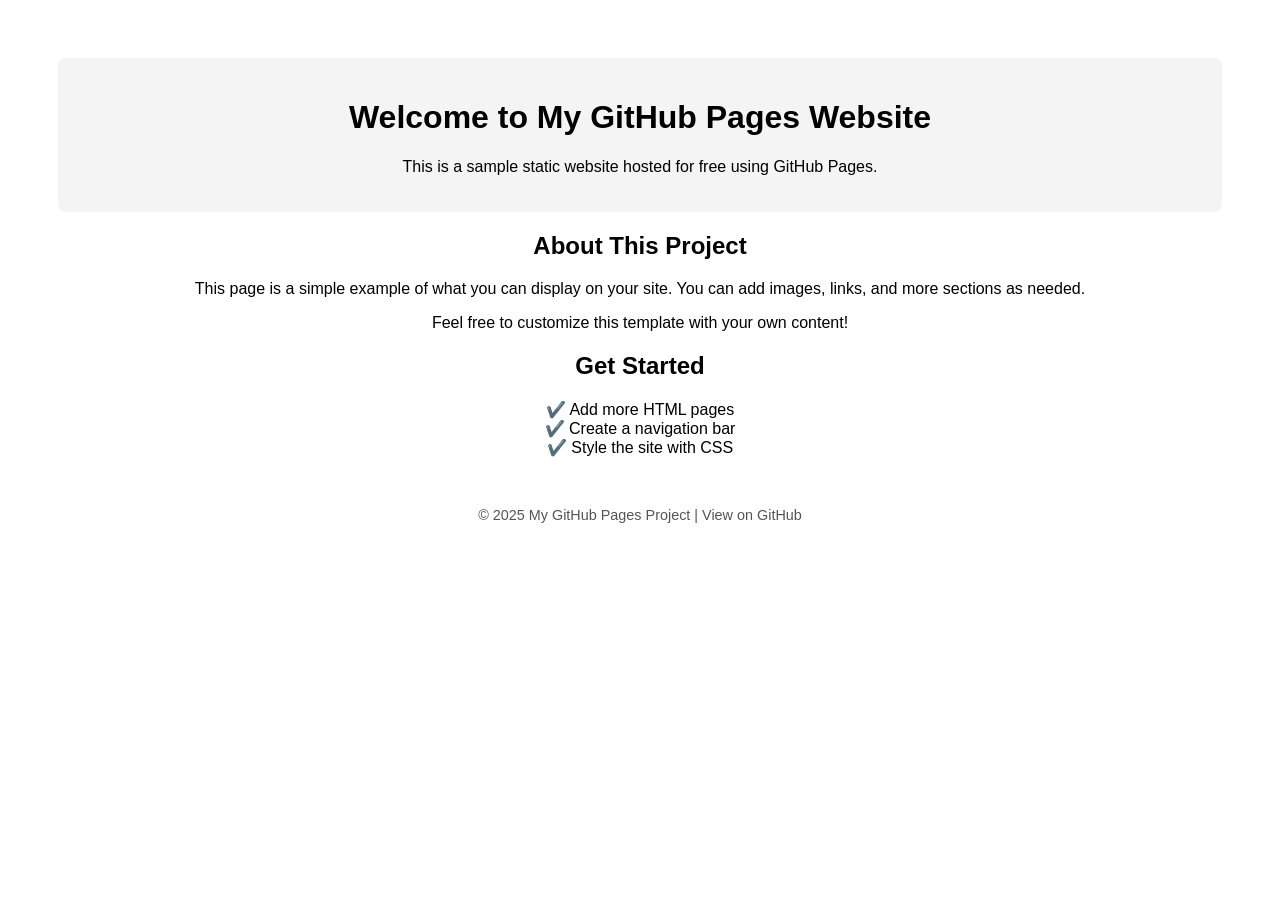
<file: Index.html>
<!DOCTYPE html>
<html lang="en">
<head>
    <meta charset="UTF-8" />
    <meta name="viewport" content="width=device-width, initial-scale=1.0" />
    <title>My GitHub Pages Site</title>
    <style>
        body { font-family: Arial, sans-serif; text-align: center; padding: 50px; }
        header { background: #f4f4f4; padding: 20px; border-radius: 8px; }
        footer { margin-top: 50px; font-size: 0.9em; color: #555; }
        a { color: inherit; text-decoration: none; }
        a:hover { text-decoration: underline; }
    </style>
</head>
<body>
    <header>
        <h1>Welcome to My GitHub Pages Website</h1>
        <p>This is a sample static website hosted for free using GitHub Pages.</p>
    </header>

    <section>
        <h2>About This Project</h2>
        <p>This page is a simple example of what you can display on your site. You can add images, links, and more sections as needed.</p>
        <p>Feel free to customize this template with your own content!</p>
    </section>

    <section>
        <h2>Get Started</h2>
        <ul style="list-style-type: none; padding: 0;">
            <li>✔️ Add more HTML pages</li>
            <li>✔️ Create a navigation bar</li>
            <li>✔️ Style the site with CSS</li>
        </ul>
    </section>

    <footer>
        <p>© 2025 My GitHub Pages Project | <a href="https://github.com">View on GitHub</a></p>
    </footer>
</body>
</html>
</file>
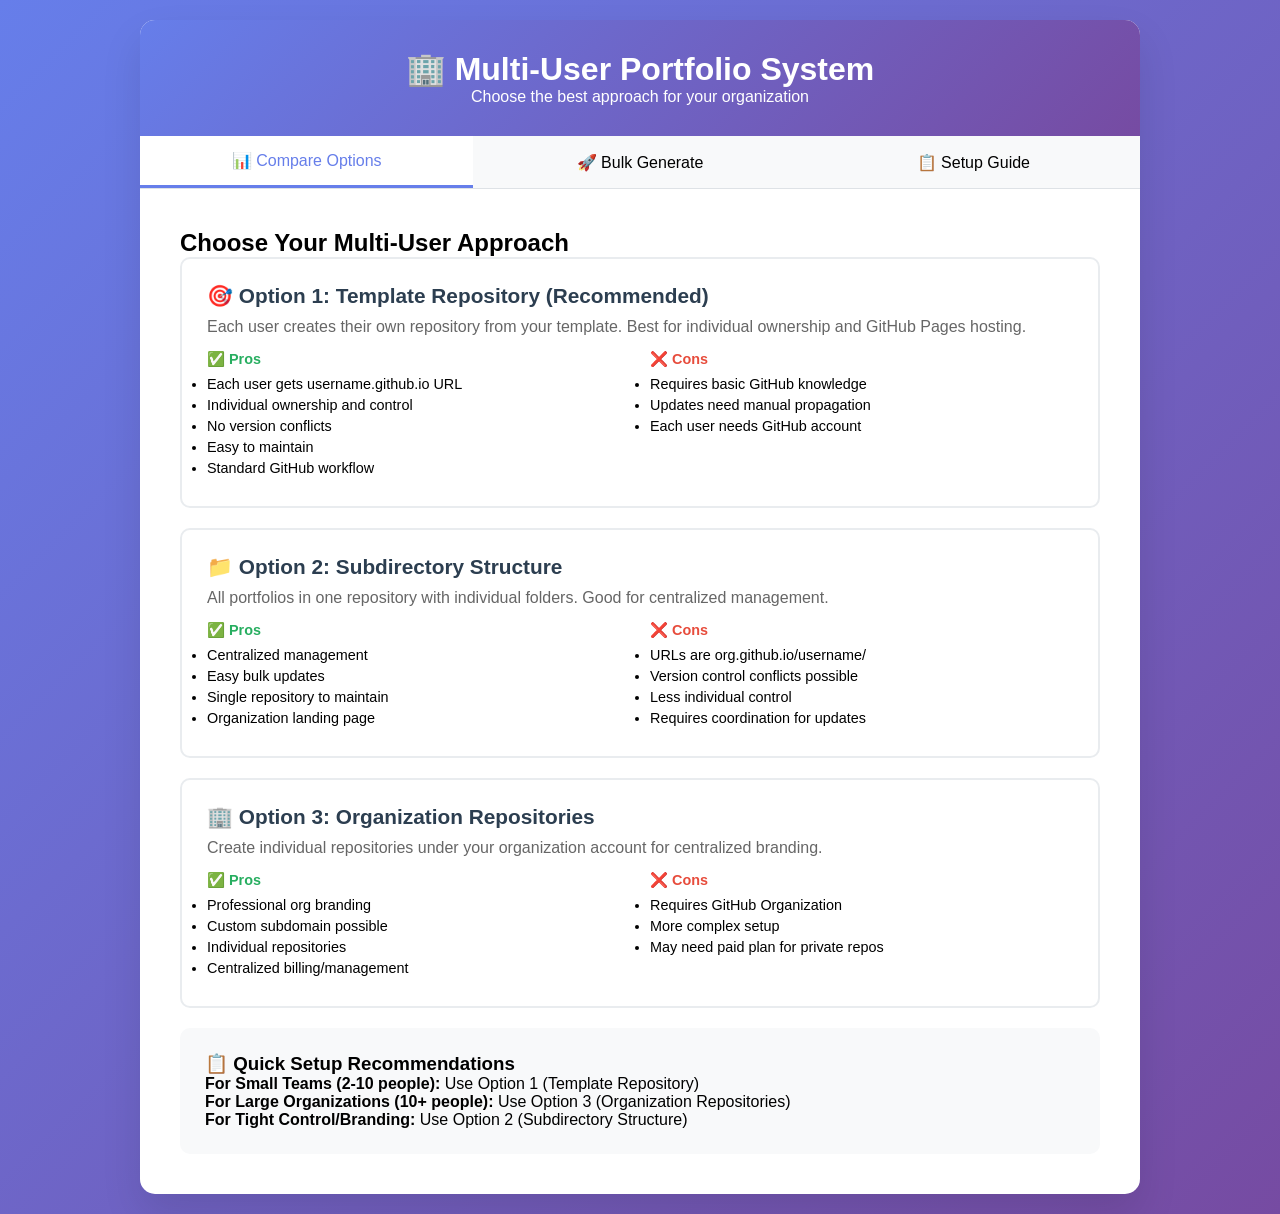
<file: multi-user-generator.html>
<!DOCTYPE html>
<html lang="en">
<head>
    <meta charset="UTF-8">
    <meta name="viewport" content="width=device-width, initial-scale=1.0">
    <title>Multi-User Portfolio Generator</title>
    <style>
        * {
            margin: 0;
            padding: 0;
            box-sizing: border-box;
        }
        
        body {
            font-family: 'Segoe UI', Tahoma, Geneva, Verdana, sans-serif;
            background: linear-gradient(135deg, #667eea 0%, #764ba2 100%);
            min-height: 100vh;
            padding: 20px;
        }
        
        .generator-container {
            max-width: 1000px;
            margin: 0 auto;
            background: white;
            border-radius: 15px;
            box-shadow: 0 20px 40px rgba(0,0,0,0.1);
            overflow: hidden;
        }
        
        .header {
            background: linear-gradient(135deg, #667eea 0%, #764ba2 100%);
            color: white;
            padding: 30px;
            text-align: center;
        }
        
        .tabs {
            display: flex;
            background: #f8f9fa;
            border-bottom: 1px solid #dee2e6;
        }
        
        .tab {
            flex: 1;
            padding: 15px 20px;
            background: none;
            border: none;
            cursor: pointer;
            font-size: 16px;
            font-weight: 500;
            transition: all 0.3s ease;
        }
        
        .tab.active {
            background: white;
            color: #667eea;
            border-bottom: 3px solid #667eea;
        }
        
        .tab-content {
            display: none;
            padding: 40px;
        }
        
        .tab-content.active {
            display: block;
        }
        
        .option-card {
            border: 2px solid #e9ecef;
            border-radius: 10px;
            padding: 25px;
            margin-bottom: 20px;
            transition: all 0.3s ease;
            cursor: pointer;
        }
        
        .option-card:hover {
            border-color: #667eea;
            box-shadow: 0 5px 15px rgba(102, 126, 234, 0.1);
        }
        
        .option-card.selected {
            border-color: #667eea;
            background: #f8f9ff;
        }
        
        .option-title {
            font-size: 1.3rem;
            font-weight: 600;
            color: #2c3e50;
            margin-bottom: 10px;
        }
        
        .option-description {
            color: #666;
            margin-bottom: 15px;
        }
        
        .pros-cons {
            display: grid;
            grid-template-columns: 1fr 1fr;
            gap: 20px;
        }
        
        .pros, .cons {
            font-size: 0.9rem;
        }
        
        .pros h4 {
            color: #27ae60;
            margin-bottom: 8px;
        }
        
        .cons h4 {
            color: #e74c3c;
            margin-bottom: 8px;
        }
        
        .pros li, .cons li {
            margin-bottom: 5px;
        }
        
        .setup-section {
            background: #f8f9fa;
            border-radius: 10px;
            padding: 25px;
            margin-top: 20px;
        }
        
        .step {
            display: flex;
            align-items: flex-start;
            margin-bottom: 20px;
        }
        
        .step-number {
            background: #667eea;
            color: white;
            width: 30px;
            height: 30px;
            border-radius: 50%;
            display: flex;
            align-items: center;
            justify-content: center;
            font-weight: bold;
            margin-right: 15px;
            flex-shrink: 0;
        }
        
        .step-content h4 {
            color: #2c3e50;
            margin-bottom: 8px;
        }
        
        .code-block {
            background: #2c3e50;
            color: white;
            padding: 15px;
            border-radius: 8px;
            font-family: 'Courier New', monospace;
            margin: 10px 0;
            overflow-x: auto;
        }
        
        .download-section {
            background: #e8f5e8;
            border: 2px solid #27ae60;
            border-radius: 10px;
            padding: 25px;
            text-align: center;
            margin-top: 30px;
        }
        
        .download-btn {
            background: #27ae60;
            color: white;
            border: none;
            padding: 15px 30px;
            border-radius: 8px;
            font-size: 16px;
            font-weight: 600;
            cursor: pointer;
            margin: 10px;
            text-decoration: none;
            display: inline-block;
        }
        
        .download-btn:hover {
            background: #229954;
        }
        
        .user-list {
            max-width: 600px;
            margin: 0 auto;
        }
        
        .user-input-group {
            display: flex;
            gap: 10px;
            margin-bottom: 15px;
            align-items: center;
        }
        
        .user-input-group input {
            flex: 1;
            padding: 12px;
            border: 2px solid #e1e1e1;
            border-radius: 8px;
            font-size: 16px;
        }
        
        .remove-user {
            background: #e74c3c;
            color: white;
            border: none;
            padding: 12px 15px;
            border-radius: 8px;
            cursor: pointer;
        }
        
        .add-user-btn {
            background: #3498db;
            color: white;
            border: none;
            padding: 12px 20px;
            border-radius: 8px;
            cursor: pointer;
            font-size: 16px;
            width: 100%;
            margin-bottom: 20px;
        }
        
        .generate-all-btn {
            background: linear-gradient(135deg, #667eea 0%, #764ba2 100%);
            color: white;
            border: none;
            padding: 15px 40px;
            font-size: 18px;
            font-weight: 600;
            border-radius: 50px;
            cursor: pointer;
            width: 100%;
            margin-top: 20px;
        }
        
        @media (max-width: 768px) {
            .pros-cons {
                grid-template-columns: 1fr;
            }
            
            .tabs {
                flex-direction: column;
            }
            
            .user-input-group {
                flex-direction: column;
            }
            
            .user-input-group input {
                width: 100%;
            }
        }
    </style>
</head>
<body>
    <div class="generator-container">
        <div class="header">
            <h1>🏢 Multi-User Portfolio System</h1>
            <p>Choose the best approach for your organization</p>
        </div>
        
        <div class="tabs">
            <button class="tab active" onclick="showTab('compare')">📊 Compare Options</button>
            <button class="tab" onclick="showTab('bulk-generate')">🚀 Bulk Generate</button>
            <button class="tab" onclick="showTab('setup-guide')">📋 Setup Guide</button>
        </div>
        
        <!-- Compare Options Tab -->
        <div id="compare" class="tab-content active">
            <h2>Choose Your Multi-User Approach</h2>
            
            <div class="option-card" data-option="template">
                <div class="option-title">🎯 Option 1: Template Repository (Recommended)</div>
                <div class="option-description">
                    Each user creates their own repository from your template. Best for individual ownership and GitHub Pages hosting.
                </div>
                <div class="pros-cons">
                    <div class="pros">
                        <h4>✅ Pros</h4>
                        <ul>
                            <li>Each user gets username.github.io URL</li>
                            <li>Individual ownership and control</li>
                            <li>No version conflicts</li>
                            <li>Easy to maintain</li>
                            <li>Standard GitHub workflow</li>
                        </ul>
                    </div>
                    <div class="cons">
                        <h4>❌ Cons</h4>
                        <ul>
                            <li>Requires basic GitHub knowledge</li>
                            <li>Updates need manual propagation</li>
                            <li>Each user needs GitHub account</li>
                        </ul>
                    </div>
                </div>
            </div>
            
            <div class="option-card" data-option="subdirectory">
                <div class="option-title">📁 Option 2: Subdirectory Structure</div>
                <div class="option-description">
                    All portfolios in one repository with individual folders. Good for centralized management.
                </div>
                <div class="pros-cons">
                    <div class="pros">
                        <h4>✅ Pros</h4>
                        <ul>
                            <li>Centralized management</li>
                            <li>Easy bulk updates</li>
                            <li>Single repository to maintain</li>
                            <li>Organization landing page</li>
                        </ul>
                    </div>
                    <div class="cons">
                        <h4>❌ Cons</h4>
                        <ul>
                            <li>URLs are org.github.io/username/</li>
                            <li>Version control conflicts possible</li>
                            <li>Less individual control</li>
                            <li>Requires coordination for updates</li>
                        </ul>
                    </div>
                </div>
            </div>
            
            <div class="option-card" data-option="organization">
                <div class="option-title">🏢 Option 3: Organization Repositories</div>
                <div class="option-description">
                    Create individual repositories under your organization account for centralized branding.
                </div>
                <div class="pros-cons">
                    <div class="pros">
                        <h4>✅ Pros</h4>
                        <ul>
                            <li>Professional org branding</li>
                            <li>Custom subdomain possible</li>
                            <li>Individual repositories</li>
                            <li>Centralized billing/management</li>
                        </ul>
                    </div>
                    <div class="cons">
                        <h4>❌ Cons</h4>
                        <ul>
                            <li>Requires GitHub Organization</li>
                            <li>More complex setup</li>
                            <li>May need paid plan for private repos</li>
                        </ul>
                    </div>
                </div>
            </div>
            
            <div class="setup-section">
                <h3>📋 Quick Setup Recommendations</h3>
                <p><strong>For Small Teams (2-10 people):</strong> Use Option 1 (Template Repository)</p>
                <p><strong>For Large Organizations (10+ people):</strong> Use Option 3 (Organization Repositories)</p>
                <p><strong>For Tight Control/Branding:</strong> Use Option 2 (Subdirectory Structure)</p>
            </div>
        </div>
        
        <!-- Bulk Generate Tab -->
        <div id="bulk-generate" class="tab-content">
            <h2>🚀 Bulk Portfolio Generator</h2>
            <p>Generate portfolio files for multiple users at once. Perfect for workshops or team setup sessions.</p>
            
            <div class="user-list">
                <h3>Add Team Members</h3>
                <div id="usersList">
                    <div class="user-input-group">
                        <input type="text" placeholder="Full Name (e.g., John Smith)" class="user-name">
                        <input type="text" placeholder="GitHub Username (e.g., johnsmith)" class="user-github">
                        <input type="email" placeholder="Email (e.g., john@company.com)" class="user-email">
                        <button class="remove-user" onclick="this.parentElement.remove()">×</button>
                    </div>
                </div>
                <button class="add-user-btn" onclick="addUserInput()">+ Add Another Team Member</button>
                
                <div style="margin: 30px 0;">
                    <h3>Organization Settings</h3>
                    <input type="text" id="orgName" placeholder="Organization Name" style="width: 100%; padding: 12px; border: 2px solid #e1e1e1; border-radius: 8px; margin-bottom: 15px;">
                    <select id="colorTheme" style="width: 100%; padding: 12px; border: 2px solid #e1e1e1; border-radius: 8px;">
                        <option value="blue">Professional Blue</option>
                        <option value="green">Nature Green</option>
                        <option value="purple">Creative Purple</option>
                        <option value="orange">Energetic Orange</option>
                        <option value="teal">Modern Teal</option>
                        <option value="red">Bold Red</option>
                    </select>
                </div>
                
                <button class="generate-all-btn" onclick="generateAllPortfolios()">🎯 Generate All Portfolios</button>
            </div>
            
            <div id="bulkOutput" class="download-section" style="display: none;">
                <h3>✅ Bulk Generation Complete!</h3>
                <p>Portfolio files have been generated for all team members.</p>
                <div id="bulkDownloads"></div>
            </div>
        </div>
        
        <!-- Setup Guide Tab -->
        <div id="setup-guide" class="tab-content">
            <h2>📋 Complete Setup Guide</h2>
            
            <div class="setup-section">
                <h3>🎯 Template Repository Method (Recommended)</h3>
                
                <div class="step">
                    <div class="step-number">1</div>
                    <div class="step-content">
                        <h4>Create the Template Repository</h4>
                        <p>Upload your portfolio template to GitHub and mark it as a template repository.</p>
                        <div class="code-block">
1. Create new repository: "portfolio-template"
2. Upload all template files (index.html, style.css, script.js, etc.)
3. Go to Settings → Template repository → Check the box
4. Add clear README with instructions</div>
                    </div>
                </div>
                
                <div class="step">
                    <div class="step-number">2</div>
                    <div class="step-content">
                        <h4>Team Member Setup</h4>
                        <p>Each team member creates their portfolio from your template.</p>
                        <div class="code-block">
1. Go to your template repository
2. Click "Use this template" button
3. Name new repository: "username.github.io"
4. Make repository Public
5. Enable GitHub Pages in Settings</div>
                    </div>
                </div>
                
                <div class="step">
                    <div class="step-number">3</div>
                    <div class="step-content">
                        <h4>Customize Content</h4>
                        <p>Each person updates their information using the portfolio generator.</p>
                        <div class="code-block">
1. Use the Portfolio Generator to create personalized files
2. Replace template files with generated ones
3. Add profile photo and resume
4. Test the website at username.github.io</div>
                    </div>
                </div>
            </div>
            
            <div class="setup-section">
                <h3>📁 Subdirectory Method</h3>
                
                <div class="step">
                    <div class="step-number">1</div>
                    <div class="step-content">
                        <h4>Repository Structure</h4>
                        <div class="code-block">
org-portfolios/
├── index.html          # Organization landing page  
├── john-smith/         # Individual portfolio folder
│   ├── index.html
│   ├── style.css
│   ├── images/
│   └── files/
├── jane-doe/          # Another person's portfolio
└── README.md          # Setup instructions</div>
                    </div>
                </div>
                
                <div class="step">
                    <div class="step-number">2</div>
                    <div class="step-content">
                        <h4>File Management</h4>
                        <p>Use the bulk generator to create folders for everyone at once.</p>
                    </div>
                </div>
            </div>
            
            <div class="download-section">
                <h3>📦 Ready-to-Use Templates</h3>
                <p>Download pre-configured setups for your chosen method:</p>
                <button class="download-btn" onclick="downloadTemplateSetup()">📄 Template Repository Setup</button>
                <button class="download-btn" onclick="downloadSubdirectorySetup()">📁 Subdirectory Setup</button>
                <button class="download-btn" onclick="downloadOrgSetup()">🏢 Organization Setup</button>
            </div>
        </div>
    </div>

    <script>
        function showTab(tabName) {
            // Hide all tab contents
            document.querySelectorAll('.tab-content').forEach(content => {
                content.classList.remove('active');
            });
            
            // Remove active class from all tabs
            document.querySelectorAll('.tab').forEach(tab => {
                tab.classList.remove('active');
            });
            
            // Show selected tab content
            document.getElementById(tabName).classList.add('active');
            
            // Add active class to clicked tab
            event.target.classList.add('active');
        }
        
        function addUserInput() {
            const usersList = document.getElementById('usersList');
            const newUserInput = document.createElement('div');
            newUserInput.className = 'user-input-group';
            newUserInput.innerHTML = `
                <input type="text" placeholder="Full Name (e.g., Jane Doe)" class="user-name">
                <input type="text" placeholder="GitHub Username (e.g., janedoe)" class="user-github">
                <input type="email" placeholder="Email (e.g., jane@company.com)" class="user-email">
                <button class="remove-user" onclick="this.parentElement.remove()">×</button>
            `;
            usersList.appendChild(newUserInput);
        }
        
        function generateAllPortfolios() {
            const userInputs = document.querySelectorAll('.user-input-group');
            const orgName = document.getElementById('orgName').value || 'Your Organization';
            const theme = document.getElementById('colorTheme').value;
            const bulkOutput = document.getElementById('bulkOutput');
            const bulkDownloads = document.getElementById('bulkDownloads');
            
            // Clear previous downloads
            bulkDownloads.innerHTML = '';
            
            let allUsers = [];
            
            userInputs.forEach((userInput, index) => {
                const name = userInput.querySelector('.user-name').value;
                const github = userInput.querySelector('.user-github').value;
                const email = userInput.querySelector('.user-email').value;
                
                if (name && github && email) {
                    const userData = {
                        fullName: name,
                        githubUsername: github,
                        email: email,
                        jobTitle: 'Professional', // Default title
                        aboutMe: `Professional at ${orgName}. Passionate about creating exceptional work and contributing to meaningful projects.`,
                        theme: theme,
                        skills: ['Leadership', 'Communication', 'Problem Solving', 'Teamwork'],
                        linkedin: '',
                        github: `https://github.com/${github}`,
                        twitter: ''
                    };
                    
                    allUsers.push(userData);
                    
                    // Generate files for this user
                    const html = generateHTML(userData);
                    const css = generateCSS(userData.theme);
                    const js = generateJS();
                    
                    // Create download links
                    const userDiv = document.createElement('div');
                    userDiv.style.marginBottom = '20px';
                    userDiv.innerHTML = `
                        <h4>${name} (${github})</h4>
                        <button class="download-btn" onclick="downloadUserFiles('${name}', '${github}', '${theme}')">📦 Download ${name}'s Portfolio</button>
                    `;
                    bulkDownloads.appendChild(userDiv);
                }
            });
            
            if (allUsers.length > 0) {
                bulkOutput.style.display = 'block';
                bulkOutput.scrollIntoView({ behavior: 'smooth' });
                
                // Store user data for downloads
                window.allUsersData = allUsers;
            } else {
                alert('Please add at least one team member with complete information.');
            }
        }
        
        function downloadUserFiles(name, github, theme) {
            const userData = window.allUsersData.find(user => user.githubUsername === github);
            if (userData) {
                const html = generateHTML(userData);
                const css = generateCSS(userData.theme);
                const js = generateJS();
                
                // Create instructions file
                const instructions = `
Portfolio Files for ${name}

SETUP INSTRUCTIONS:
1. Create GitHub repository: ${github}.github.io
2. Upload these files to your repository
3. Enable GitHub Pages in repository settings
4. Add your profile photo as: images/profile-photo.jpg
5. Add your resume as: files/resume.pdf
6. Your website will be at: https://${github}.github.io

FILES INCLUDED:
- index.html (main website)
- style.css (styling with ${theme} theme) 
- script.js (interactive features)

NEXT STEPS:
- Customize project descriptions in HTML
- Add portfolio images as project1.jpg, project2.jpg, etc.
- Update skills and experience sections
- Test all functionality
                `;
                
                downloadTextFile(instructions, `${github}-portfolio-setup.txt`);
            }
        }
        
        function downloadTextFile(content, filename) {
            const blob = new Blob([content], { type: 'text/plain' });
            const url = URL.createObjectURL(blob);
            const a = document.createElement('a');
            a.href = url;
            a.download = filename;
            document.body.appendChild(a);
            a.click();
            document.body.removeChild(a);
            URL.revokeObjectURL(url);
        }
        
        function downloadTemplateSetup() {
            const setup = `
# Template Repository Setup Instructions

## 1. Create Template Repository
1. Create new GitHub repository named "portfolio-template"
2. Upload all portfolio files
3. Go to Settings → Check "Template repository"
4. Add comprehensive README

## 2. Template Repository Structure
portfolio-template/
├── index.html
├── style.css
├── script.js
├── portfolio-generator.html
├── images/
├── files/
└── README.md

## 3. User Instructions
Each team member:
1. Goes to template repository
2. Clicks "Use this template"
3. Names repo: username.github.io
4. Makes repository Public
5. Enables GitHub Pages

## 4. Benefits
- Individual ownership
- Clean URLs (username.github.io)
- No version conflicts
- Easy maintenance
            `;
            downloadTextFile(setup, 'template-repository-setup.txt');
        }
        
        function downloadSubdirectorySetup() {
            const setup = `
# Subdirectory Structure Setup

## 1. Repository Structure
org-portfolios/
├── index.html              # Landing page
├── john-smith/
│   ├── index.html
│   ├── style.css
│   ├── images/
│   └── files/
├── jane-doe/
└── README.md

## 2. Landing Page (index.html)
Create an organization page that links to all portfolios:
- List of all team members
- Links to individual portfolios
- Organization branding

## 3. URLs
- Main site: yourorg.github.io
- Portfolios: yourorg.github.io/username/

## 4. Deployment
1. Enable GitHub Pages
2. Use bulk generator to create all folders
3. Each person uploads their files to their folder
            `;
            downloadTextFile(setup, 'subdirectory-setup.txt');
        }
        
        function downloadOrgSetup() {
            const setup = `
# GitHub Organization Setup

## 1. Create Organization
1. Go to GitHub → New Organization
2. Choose plan (free for public repos)
3. Set up organization profile

## 2. Repository Naming
- username-portfolio → username.yourorg.github.io
- Can use custom subdomain

## 3. Member Management
1. Invite team members to organization
2. Set appropriate permissions
3. Create repositories for each person

## 4. Benefits
- Professional branding
- Centralized management
- Custom domain options
- Team collaboration tools
            `;
            downloadTextFile(setup, 'organization-setup.txt');
        }
        
        // Portfolio generation functions are loaded from portfolio-generator.js
    </script>
    <script src="portfolio-generator.js"></script>
</body>
</html>
</file>
